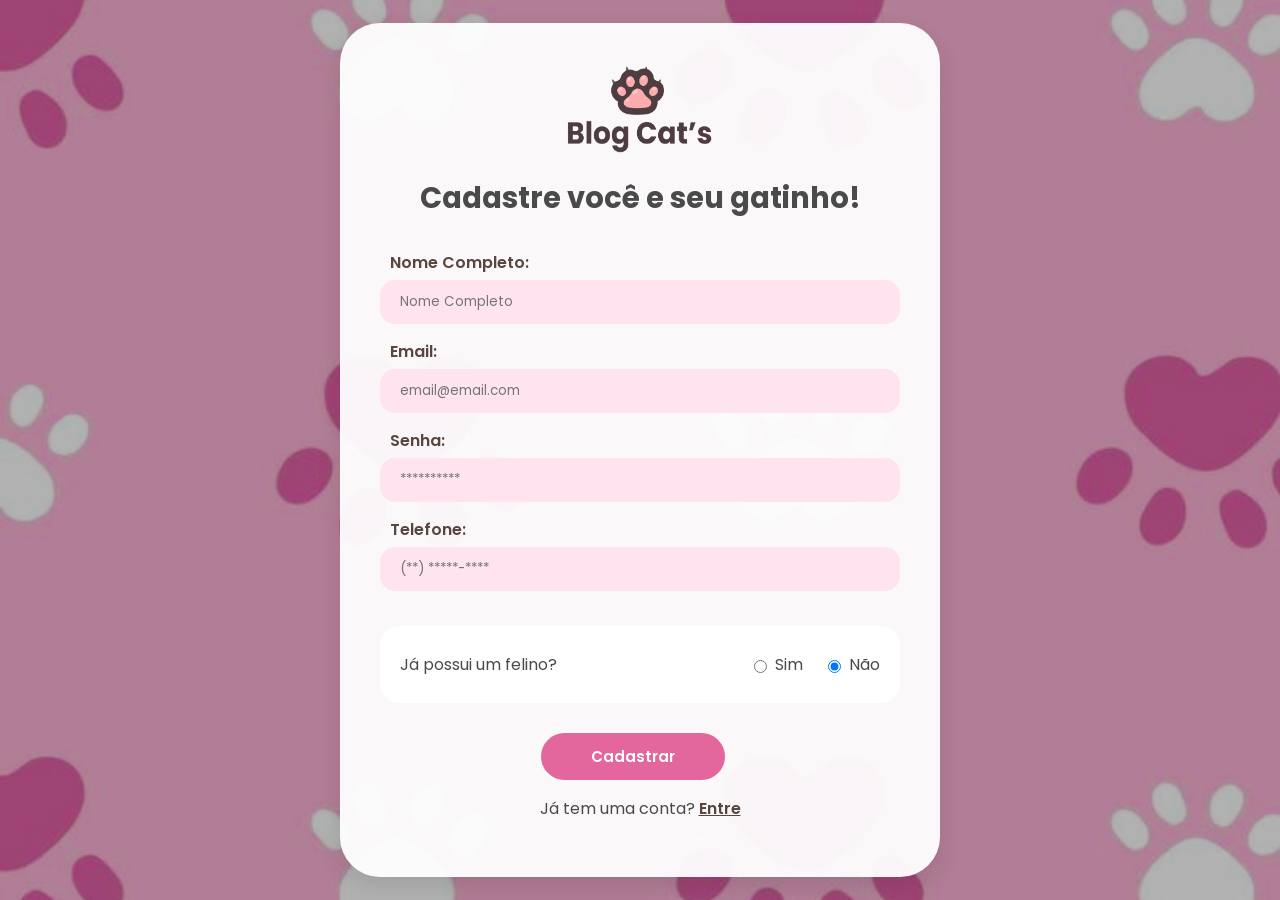
<file: public/cadastro.html>
<!DOCTYPE html>
<html lang="pt-br">

<head>
    <meta charset="UTF-8">
    <meta name="viewport" content="width=device-width, initial-scale=1.0">
    <title>Blog Cat's | Cadastro</title>
    <link rel="stylesheet" href="./css/estilo.css">
    <link rel="preconnect" href="https://fonts.googleapis.com">
    <link href="https://fonts.googleapis.com/css2?family=Poppins:wght@300;400;600;800&display=swap" rel="stylesheet">
</head>

<body class="body-auth">

    <div class="alinhamento-auth">
        <div class="card-auth">
            <div class="logo-auth">
                <img src="./assets/imgs/logo_sem_fundo.png" alt="Logo">
            </div>
            <div id="etapa_usuario">
                <h2>Cadastre você e seu gatinho!</h2>
                <div class="formulario">
                    <div class="campo">
                        <span>Nome Completo:</span>
                        <input id="nome_input" type="text" placeholder="Nome Completo">
                    </div>
                    <div class="campo">
                        <span>Email:</span>
                        <input id="email_input" type="text" placeholder="email@email.com">
                    </div>
                    <div class="campo">
                        <span>Senha:</span>
                        <input id="senha_input" type="password" placeholder="**********">
                    </div>
                    <div class="campo">
                        <span>Telefone:</span>
                        <input id="tel_input" type="text" placeholder="(**) *****-****">
                    </div>

                    <div class="pergunta-pet">
                        <p>Já possui um felino?</p>
                        <div class="opcoes-radio">
                            <label>
                                <input type="radio" name="temPet" value="sim" onclick="mudarBotao('proximo')"> Sim
                            </label>
                            <label>
                                <input type="radio" name="temPet" value="nao" onclick="mudarBotao('cadastrar')" checked>
                                Não
                            </label>
                        </div>
                    </div>
                </div>
            </div>

            <div id="etapa_pet" style="display: none;">
                <h2>Insira as informações sobre seu felino!</h2>
                <div class="formulario">
                    <div class="campo">
                        <span>Nome:</span>
                        <input id="nome_pet_input" type="text" placeholder="ex: Mingau">
                    </div>
                    <div class="linha-dupla">
                        <div class="campo">
                            <span>Idade:</span>
                            <input id="idade_pet_input" type="number">
                        </div>
                        <div class="campo">
                            <span>Peso (kg):</span>
                            <input id="peso_pet_input" type="number">
                        </div>
                    </div>
                    <div class="campo">
                        <span>Dias de companheirismo:</span>
                        <input id="tempo_pet_input" type="number">
                    </div>

                    <div class="container-img-pet">
                    </div>
                </div>
            </div>

            <div class="acoes-auth">
                <div class="botoes-fluxo">
                    <button id="btn_voltar" class="btn-voltar" onclick="voltarEtapa()"
                        style="display: none;">Voltar</button>
                    <button id="btn_acao" class="btn-enviar" onclick="proximaEtapa()">Cadastrar</button>
                    <div id="mensagem"></div>
                </div>
                <p id="link_login">Já tem uma conta? <a href="login.html">Entre</a></p>
            </div>
            <script>
                // Função para mudar o texto do botão conforme a seleção do rádio
                function mudarBotao(tipo) {
                    const btn = document.getElementById('btn_acao');
                    if (tipo === 'proximo') {
                        btn.innerHTML = "Próximo ->";
                    } else {
                        btn.innerHTML = "Cadastrar";
                    }
                }

                function proximaEtapa() {
                    const temPet = document.querySelector('input[name="temPet"]:checked').value;
                    const etapaUser = document.getElementById('etapa_usuario');
                    const etapaPet = document.getElementById('etapa_pet');
                    const btnAcao = document.getElementById('btn_acao');
                    const btnVoltar = document.getElementById('btn_voltar');
                    const linkLogin = document.getElementById('link_login');

                    // Se marcou que tem pet e ainda está na primeira etapa
                    if (temPet === 'sim' && etapaPet.style.display === 'none') {
                        // Validação básica da primeira etapa antes de prosseguir
                        if (validarPrimeiraEtapa()) {
                            etapaUser.style.display = 'none';
                            etapaPet.style.display = 'block';
                            btnAcao.innerHTML = "Finalizar Cadastro";
                            btnVoltar.style.display = "block";
                            linkLogin.style.display = 'none';
                        }
                    } else {
                        // Se não tem pet OU se já está na etapa do pet, chama o cadastro final
                        cadastrar();
                    }
                }

                function validarPrimeiraEtapa() {
                    var email = email_input.value;
                    var senha = senha_input.value;
                    if (email == "" || senha == "") {
                        alert("Por favor, preencha email e senha para continuar.");
                        return false;
                    }
                    return true;
                }

                function cadastrar() {
                    // Recuperando os valores do formulário
                    var nomeVar = nome_input.value;
                    var emailVar = email_input.value;
                    var senhaVar = senha_input.value;
                    var telefoneVar = tel_input.value;
                    var temPetVar = document.querySelector('input[name="temPet"]:checked').value === 'sim' ? 1 : 0;

                    var nomePetVar = (temPetVar == 1) ? nome_pet_input.value : null;
                    var idadePetVar = (temPetVar == 1) ? idade_pet_input.value : null;
                    var pesoPetVar = (temPetVar == 1) ? peso_pet_input.value : null;
                    var diasVar = (temPetVar == 1) ? tempo_pet_input.value : null;

                    if (nomeVar == "" || emailVar == "" || senhaVar == "") {
                        alert("Campos obrigatórios vazios!");
                        return;
                    }


                    // Validação parte
                    // Se tiver pet, validamos os campos antes de enviar
                    if (temPetVar == 1) {
                        var nomePetVar = nome_pet_input.value;
                        var idadePetVar = idade_pet_input.value;
                        var pesoPetVar = peso_pet_input.value.replace(',', '.'); // Garante o ponto decimal
                        var diasVar = tempo_pet_input.value;

                        // VALIDAÇÃO: Se algum campo estiver vazio ou for inválido
                        if (nomePetVar == "" || idadePetVar == "" || pesoPetVar == "" || diasVar == "") {
                            alert("Por favor, preencha todos os campos do seu pet para continuar!");
                            return false; // Interrompe a função e não faz o fetch
                        }

                        if (Number(pesoPetVar) <= 0 || Number(idadePetVar) < 0) {
                            alert("Por favor, insira valores válidos para peso e idade!");
                            return false;
                        }
                    }

                    // Enviando para o servidor via Fetch
                    fetch("/usuarios/cadastrar", {
                        method: "POST",
                        headers: {
                            "Content-Type": "application/json",
                        },
                        body: JSON.stringify({
                            nomeServer: nomeVar,
                            emailServer: emailVar,
                            senhaServer: senhaVar,
                            telefoneServer: telefoneVar,
                            temPetServer: temPetVar,
                            // Dados do pet (opcional para o servidor tratar depois)
                            nomePetServer: nomePetVar,
                            idadePetServer: idadePetVar,
                            pesoPetServer: pesoPetVar, // <-- Verifique se este nome está igual ao do Controller
                            diasServer: diasVar
                        }),
                    })
                        .then(function (resposta) {
                            if (resposta.ok) {
                                    mensagem.innerHTML = `<span style="color:green;">Cadastro realizado com sucesso! Redirecionando...</span>`;                                setTimeout(() => {
                                    window.location = "login.html";
                                }, 1000);
                            } else {
                                throw "Houve um erro ao tentar realizar o cadastro!";
                            }
                        })
                        .catch(function (resposta) {
                            console.log(`#ERRO: ${resposta}`);
                        });

                    return false;
                }

                function voltarEtapa() {
                    document.getElementById('etapa_usuario').style.display = 'block';
                    document.getElementById('etapa_pet').style.display = 'none';
                    document.getElementById('btn_acao').innerHTML = "Próximo ->";
                    document.getElementById('btn_voltar').style.display = "none";
                    document.getElementById('link_login').style.display = 'block';
                }
            </script>
</body>
</html>
</file>
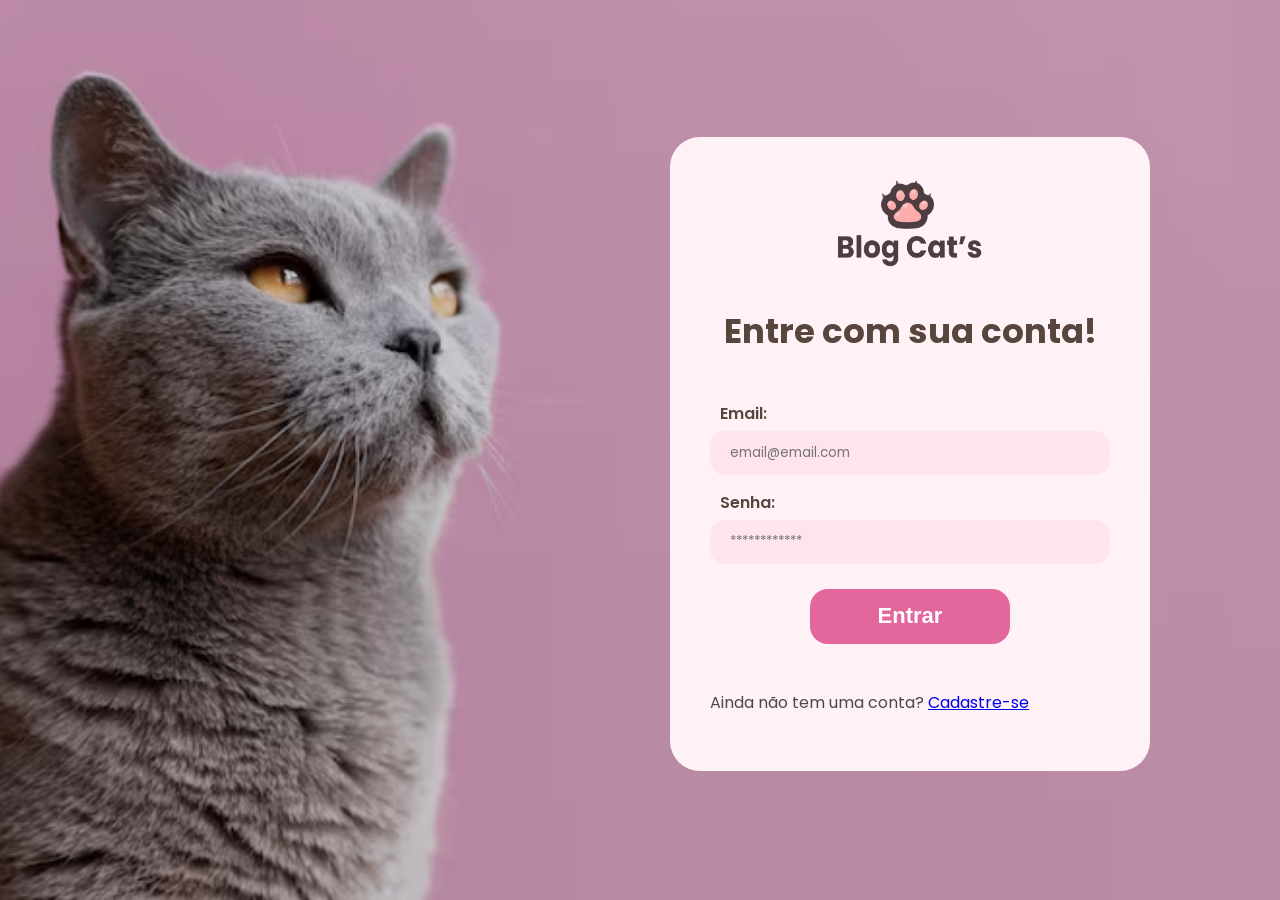
<file: public/login.html>
<!DOCTYPE html>
<html lang="pt-br">

<head>
    <meta charset="UTF-8">
    <meta name="viewport" content="width=device-width, initial-scale=1.0">
    <title>Login | Blog Cat's</title>
    <link rel="stylesheet" href="./css/estilo.css">
    <link rel="preconnect" href="https://fonts.googleapis.com">
    <link href="https://fonts.googleapis.com/css2?family=Poppins:wght@300;400;500;600;700&display=swap"
        rel="stylesheet">
</head>

<body>
    <div class="body-login">
        <div class="container-login">
            <div class="card-login">
                <div class="logo-auth">
                    <img src="./assets/imgs/logo_sem_fundo.png" alt="Logo">
                </div>
                <h2>Entre com sua conta!</h2>
                <div class="formulario">
                    <div class="campo">
                        <span>Email:</span>
                        <input type="email" id="ipt_email" placeholder="email@email.com">
                    </div>
                    <div class="campo">
                        <span>Senha:</span>
                        <input type="password" id="ipt_senha" placeholder="************">
                    </div>
                </div>
                <button class="btn-login" onclick="entrar()">
                    Entrar
                </button>
                <div id="mensagem"></div>
                <p id="link_cadastro">Ainda não tem uma conta? <a href="cadastro.html">Cadastre-se</a></p>
            </div>
        </div>
    </div>
    </div>
</body>

</html>
<script>
    function entrar() {
        let email = ipt_email.value;
        let senha = ipt_senha.value;

        mensagem.innerHTML = "";

        if (email == "" || senha == "") {
            mensagem.innerHTML = `<span style="color:red;">Preencha todos os campos!</span>`;
        } else if (!email.includes("@") || !email.includes(".")) {
            mensagem.innerHTML = `<span style="color:red;">Digite um email válido!</span>`;
        } else if (senha.length < 6) {
            mensagem.innerHTML = `<span style="color:red;">A senha deve ter pelo menos 6 caracteres!</span>`;
        } else {
            // Se as validações passarem, fazemos a conexão com o banco
            fetch("/usuarios/autenticar", {
                method: "POST",
                headers: { "Content-Type": "application/json" },
                body: JSON.stringify({
                    emailServer: email,
                    senhaServer: senha
                })
            }).then(function (resposta) {
                if (resposta.ok) {
                    resposta.json().then(json => {
                        // SALVANDO NA SESSÃO
                        sessionStorage.EMAIL_USUARIO = json.email;
                        sessionStorage.NOME_USUARIO = json.nome;
                        sessionStorage.ID_USUARIO = json.id;
                        sessionStorage.TEM_PET = json.tem_pet;

                        console.log(resposta)

                        mensagem.innerHTML = `<span style="color:green;">Login realizado com sucesso! Redirecionando...</span>`;

                        setTimeout(function () {
                            window.location = "index.html";
                        }, 1000);

                        if (dados.tem_pet == 1) {
                            window.location.href = "./dashboardPet.html";
                        } else {
                            window.location.href = "./dashboardSemPet.html";
                        }
                    });
                } else {
                    mensagem.innerHTML = `<span style="color:red;">Email e/ou senha inválidos!</span>`;
                    console.log("Houve um erro ao tentar realizar o login!");
                }
            }).catch(function (erro) {
                console.log(erro);
            });
        }
    }
</script>
</file>
<file: public/css/estilo.css>
:root {
    --rosa-forte: #e3669c;
    --rosa-suave: #ffe4ef;
    --rosa-leve: #fff2f7;
    --rosa-medio: #f5c0d8;
    --amarelo: #f9d473;
    --amarelo-suave: #fff9e6;
    --marrom: #58463e;
    --texto: #4a4a4a;
    --branco: #ffffff;
}

* {
    box-sizing: border-box;
}

body {
    margin: 0;
    padding: 0;
    font-family: 'Poppins', sans-serif;
    color: var(--texto);
    background-color: var(--rosa-medio);
    scroll-behavior: smooth;
}

/* ===== CONTAINER ===== */
.container {
    width: 85%;
    margin: auto;
    display: flex;
    justify-content: space-between;
    align-items: center;
}

/* ===== HEADER ===== */
.header {
    background-color: var(--branco);
    height: 90px;
    box-shadow: 0 2px 10px rgba(0, 0, 0, 0.05);
    position: sticky;
    top: 0;
    z-index: 1000;
    display: flex;
    align-items: center;
}

.div-logo {
    display: flex;
    align-items: center;
    gap: 12px;
}

.logo-img {
    height: 75px;
    width: 130px;
}


/* Navbar */
.navbar {
    display: flex;
    list-style: none;
    gap: 25px;
    align-items: center;
    margin: 0;
    padding: 0;
}

.navbar a {
    text-decoration: none;
    color: var(--texto);
    font-weight: 500;
    font-size: 15px;
    transition: color 0.2s;
}

.navbar a:hover {
    color: var(--rosa-forte);
}

/* Item ativo (Home) */
.navbar li.agora a,
.navbar li a.ativo {
    background-color: var(--rosa-suave);
    color: var(--texto);
    padding: 6px 18px;
    border-radius: 20px;
}

/* Separador | */
.navbar li.separador {
    color: #ccc;
    font-weight: 300;
}

/* Grupo Entrar | Cadastrar — pílula rosa */
.btn-grupo-auth {
    display: flex;
    align-items: center;
    background-color: var(--rosa-forte);
    border-radius: 25px;
    padding: 8px 20px;
    gap: 10px;
    color: var(--branco) !important; /* Força o texto dentro da pílula a ser branco */
}

/* Garante que os links dentro da pílula também fiquem brancos e sem sublinhado */
.btn-grupo-auth a {
    color: var(--branco) !important;
}

/* Estilo para a frase Olá, Usuário */
.texto-logado {
    color: #5D4037; /* Um tom de marrom escuro/café */
    font-weight: 500;
    font-size: 16px;
    margin-right: 15px;
}

#li_logado {
    display: none; /* O JS vai mudar para flex ou block */
    align-items: center;
    list-style: none;
}

/* Botão Cadastrar-se */
.navbar .btn-nav a {
    background-color: var(--rosa-forte);
    color: var(--branco) !important;
    padding: 8px 20px;
    border-radius: 20px;
    font-weight: 600;
    transition: background-color 0.2s;
}

.navbar .btn-nav a:hover {
    background-color: #cf4f88;
}

/* ===== HERO / BANNER ===== */
.banner {
    background-color: var(--rosa-leve);
    min-height: 90vh;
    display: flex;
    align-items: center;
    overflow: visible;
    position: relative;
    overflow-x: hidden;
    position: relative;
}

.main-content {
    gap: 40px;
}

.hero-texto {
    width: 50%;
}

.hero-texto p {
    font-size: 62px;
    font-weight: 800;
    line-height: 1.1;
    color: var(--marrom);
    margin-bottom: 30px;
    
}

.hero-texto span {
    color: var(--rosa-forte);
}

.hero-texto h4 {
    font-weight: 400;
    font-size: 18px;
    line-height: 1.7;
    color: var(--texto);
    margin-bottom: 35px;
}

.btn-hero {
    background-color: var(--rosa-forte);
    color: var(--branco);
    border: none;
    padding: 15px 40px;
    border-radius: 50px;
    font-size: 17px;
    font-weight: 600;
    cursor: pointer;
    font-family: 'Poppins', sans-serif;
    transition: background-color 0.2s, transform 0.2s;
}

.btn-hero:hover {
    background-color: #cf4f88;
    transform: scale(1.03);
}

/* Imagem Hero */
.hero-img-container {
    position: relative;
    width: 70%;
    display: flex;
    justify-content: center;
    align-items: center;
    height: 520px;
    position: relative;
    /* Permite que o gatinho "vaze" para fora do container mas fique preso à borda da tela */
    overflow: visible;
}

/* Foto principal: sem borda, circular */
.img-gatinho-hero {
    width: 500px;
    height: 500px;
    object-fit: cover;
    border-radius: 50%;
    border: none;
    position: relative;
    z-index: 2;
}

/* Círculo amarelo ATRÁS da foto principal */
.circulo-amarelo {
    position: absolute;
    width: 200px;
    height: 200px;
    background-color: var(--amarelo);
    border-radius: 50%;
    /* levemente deslocado para direita/cima para aparecer atrás */
    right: -30px;
    top: 5px;
    z-index: 1;
}

/* Bolinha pequena com o segundo gatinho — canto inferior direito */
.bolinha-gatinho-pequeno {
    position: absolute;
    width: 280px;
    height: 280px;
    overflow: hidden;
    bottom: 10px;
    /* Move metade da largura para fora para criar o efeito meia-lua */
    right: -100px; 
    z-index: 3;
    /* Remova box-shadow e border para evitar que a moldura apareça no corte */
    box-shadow: none; 
}

.img-gatinho-pequeno {
    width: 100%;
    height: 100%;
    /* Garante que a imagem preencha todo o espaço da div */
    object-fit: cover; 
    /* Ajusta a posição da imagem para a esquerda para o rosto do gato aparecer no semicírculo */
    object-position: left center; 
}

/* ===== CURIOSIDADES ===== */
.section-curiosidades {
    padding: 80px 0;
    background-color: var(--rosa-forte);
}

.container-curiosidades {
    width: 80%;
    margin: auto;
}

.titulo-sessao {
    text-align: center;
    color: var(--branco);
    font-size: 32px;
    font-weight: 700;
    margin-bottom: 50px;
}

/* Cards de curiosidade */
.card-curiosidade {
    background: var(--branco);
    border-radius: 30px;
    display: flex;
    align-items: center;
    gap: 0;
    margin-bottom: 30px;
    overflow: hidden;
    padding: 20px;
    gap: 10px;
}

/* Card com borda de destaque (Antidoto) */
.card-destaque {
    border: 3px solid var(--rosa-medio);
}

.card-curiosidade img {
    width: 280px;
    height: 200px;
    border-radius: 20px;
    object-fit: cover;
    flex-shrink: 0;
}

.texto-card {
    padding: 10px 30px;
}

.texto-card h3 {
    color: var(--rosa-forte);
    font-size: 17px;
    margin-top: 0;
    margin-bottom: 10px;
}

.texto-card p {
    font-size: 14px;
    line-height: 1.7;
    text-align: justify;
    margin: 0;
}

/* CTA Pesquisa */
.cta-pesquisa {
    background-color: var(--amarelo-suave);
    border-radius: 20px;
    padding: 25px 40px;
    text-align: center;
    margin: 40px 0 20px;
    font-size: 16px;
    line-height: 1.7;
    color: var(--texto);
}

.cta-pesquisa strong {
    color: var(--marrom);
}

/* Escala da Felicidade */
.escala-felicidade {
    background-color: var(--rosa-suave);
    border-radius: 30px;
    overflow: hidden;
    margin-bottom: 20px;
}

.escala-titulo {
    background-color: var(--rosa-medio);
    padding: 20px;
    text-align: center;
}

.escala-titulo h3 {
    margin: 0;
    font-size: 22px;
    font-weight: 800;
    color: var(--rosa-forte);
    letter-spacing: 1px;
}

.escala-corpo {
    padding: 40px;
    text-align: center;
}

.escala-corpo p {
    font-size: 16px;
    margin-bottom: 30px;
    color: var(--texto);
}

/* Patinhas de votação */
/* Esconde o círculo padrão do rádio, mas mantém ele funcional */
.patinha-label input[type="radio"] {
    display: none;
    flex-direction: column; /* Ícone em cima, número embaixo */
    align-items: center;
}
.patinhas-container {
    display: flex;         /* Coloca os itens lado a lado */
    justify-content: center; /* Centraliza o grupo no meio da tela */
    align-items: center;     /* Alinha verticalmente */
    gap: 30px;              /* Espaçamento entre cada patinha */
    margin: 20px 0;         /* Espaço em cima e embaixo do grupo */
}

/* Estilo padrão da patinha (não selecionada) */
.patinha-icone {
    font-size: 30px;
    cursor: pointer;
    transition: transform 0.2s, color 0.2s;
    display: block;
    color: #ccc; /* Cor cinza quando não selecionada */
}

/* Efeito de Hover: aumenta um pouco quando passa o mouse */
.patinha-label:hover .patinha-icone {
    transform: scale(1.2);
    color: var(--rosa-forte); /* Usa a variável que você já tem */
}

/* O PULO DO GATO: Estilo quando o rádio está selecionado */
.patinha-label input[type="radio"]:checked + .patinha-icone {
    color: var(--rosa-forte); /* Fica rosa */
    transform: scale(1.6);     /* Fica um pouco maior */
    filter: drop-shadow(0px 0px 5px rgba(207, 79, 136, 0.5)); /* Brilho suave */
}

/* Estilo do número embaixo da patinha */
.patinha-num {
    display: block;
    font-weight: bold;
    color: #5D4037; /* Marrom para combinar com o menu */
}

/* ===== BOTÃO ENVIAR (geral) ===== */
.btn-enviar {
    background-color: var(--rosa-forte);
    color: var(--branco);
    border: none;
    padding: 12px 50px;
    border-radius: 25px;
    font-weight: 600;
    font-size: 15px;
    font-family: 'Poppins', sans-serif;
    cursor: pointer;
    transition: background-color 0.2s, transform 0.2s;
}

.btn-enviar:hover {
    background-color: #cf4f88;
    transform: scale(1.03);
}

.feedback-msg {
    margin-top: 15px;
    font-weight: 600;
    height: 20px; /* Reserva o espaço para não "pular" o layout */
    text-align: center;
}

/* ===== ADOÇÃO ===== */
.section-adocao {
    padding: 80px 0;
    background-color: var(--branco);
}

/* Box título destaque */
.box-titulo-adocao {
    background-color: var(--rosa-suave);
    border-radius: 25px;
    padding: 35px 50px;
    text-align: center;
    width: 100%;
    margin-bottom: 60px;
    position: relative;
}

.patinha-deco {
    font-size: 22px;
    margin: 0 5px;
}

.box-titulo-adocao h2 {
    font-size: 32px;
    font-weight: 800;
    color: var(--marrom);
    margin: 10px 0 8px;
}

.box-titulo-adocao h2 em {
    font-style: italic;
}

.subtitulo-adocao {
    color: var(--rosa-forte);
    font-weight: 600;
    font-size: 17px;
    margin: 0;
}

/* Flex texto + imagem */
.adocao-flex {
    gap: 60px;
    margin-bottom: 60px;
    align-items: center;
}

.texto-adocao {
    width: 50%;
}

.desc-adocao {
    font-size: 15px;
    line-height: 1.8;
    text-align: justify;
    margin: 0;
}

.img-adocao img {
    width: 420px;
    border-radius: 30px;
    object-fit: cover;
}

/* FORMULÁRIO DE ADOÇÃO */
/* Container principal do formulário de adoção */
.fundo-destaque {
    background-color: #fffadc; /* Amarelo bem suave/creme */
    padding: 60px 0;           /* Espaçamento para o conteúdo não grudar nas bordas */
    width: 100%;               /* Garante que o fundo ocupe a largura toda */
    border-bottom: 1px solid #F0F0F0; /* Linha sutil para separar da próxima seção */
}

/* Opcional: Se quiser que o card rosa interno continue branco para "saltar" do fundo amarelo */
.adocao-container {
    background-color: #ffe3e3; 
    border-radius: 30px;
    box-shadow: 0 10px 20px rgba(0,0,0,0.03); /* Sombra bem leve */
}
.adocao-container {
    display: flex;
    align-items: flex-start;
    justify-content: space-between;
    gap: 30px;
    padding: 20px;
    max-width: 900px;
    margin: 0 auto;
}

/* Coluna da esquerda (Opções) */
.adocao-opcoes {
    flex: 1;
    display: flex;
    flex-direction: column;
    gap: 15px;
}

/* Estilização dos "Cards" de opção */
.opcao-card {
    display: flex;
    align-items: center;
    background-color: #ffffff; /* Fundo branco para destacar no card rosa */
    border: 2px solid transparent;
    border-radius: 15px;
    padding: 15px;
    cursor: pointer;
    transition: all 0.3s ease;
    box-shadow: 0 4px 6px rgba(0,0,0,0.05);
}

.opcao-card:hover {
    border-color: #ff6699; /* Cor rosa do seu tema */
    transform: translateX(5px);
}

/* Quando o rádio estiver marcado, o card muda */
.opcao-card input[type="radio"]:checked + .card-conteudo {
    font-weight: bold;
    color: #ff6699;
}

/* Esconde o rádio padrão, igual fizemos nas patinhas */
.opcao-card input[type="radio"] {
    margin-right: 15px;
    accent-color: #ff6699; /* Cor da bolinha se decidir deixar visível */
}

/* Coluna da direita (Informativo) */
.adocao-info {
    flex: 1;
    background-color: #fff5f8; /* Rosa bem clarinho */
    border-radius: 20px;
    padding: 30px;
    min-height: 200px;
    display: flex;
    align-items: center;
    justify-content: center;
    text-align: center;
    border: 1px dashed #ffb3cc;
}

.info-texto {
    font-size: 1.1rem;
    color: #bc0087;
    line-height: 1.6;
    animation: fadeIn 0.5s ease-in;
}

@keyframes fadeIn {
    from { opacity: 0; transform: translateY(10px); }
    to { opacity: 1; transform: translateY(0); }
}
/* Ajustando a imagem dentro do painel de informações */
.adocao-info img {
    max-width: 380px;    /* Define a largura máxima (ajuste conforme o gosto) */
    height: auto;        /* Mantém a proporção da foto sem achatar */
    margin-bottom: 15px; /* Espaço entre a foto e o texto */
    border: 1px solid #ffb3cc; /* Uma bordinha rosa para dar um charme */
}

/* Container do texto e imagem para ficarem centralizados */
.info-placeholder {
    display: flex;
    flex-direction: column;
    align-items: center;
    justify-content: center;
}

/* ===== FOOTER ===== */
.footer {
    background-color: var(--amarelo-suave);
    padding: 50px 0;
    border-top: 5px solid var(--amarelo);
}

.footer-content {
    align-items: flex-start;
    gap: 40px;
    width: 100%;
}

.footer-logo {
    display: flex;
    flex-direction: column;
    gap: 8px;
}

.footer-logo .titulo {
    font-size: 20px;
}

.footer-slogan {
    color: var(--rosa-forte);
    font-weight: 600;
    font-size: 14px;
    margin: 0;
    line-height: 1.6;
}

.footer-social p {
    font-weight: 700;
    margin-bottom: 14px;
    font-size: 15px;
}

.footer-social ul {
    list-style: none;
    padding: 0;
    margin: 0;
    display: flex;
    flex-direction: column;
    gap: 10px;
}

.footer-social ul li {
    display: flex;
    align-items: center;
    gap: 8px;
    font-size: 14px;
}

.footer-social ul li a {
    text-decoration: none;
    color: var(--texto);
    transition: color 0.2s;
}

.footer-social ul li a:hover {
    color: var(--rosa-forte);
}

.icone-ig {
    font-size: 18px;
}

/* Imagem do gatinho no footer */
.footer-gato {
    display: flex;
    align-items: flex-end;
}

.img-footer-gato {
    height: 150px;
    object-fit: contain;
}



/* ===== ESTILIZAÇÃO LOGIN / CADASTRO ===== */

.body-auth {
    background-image: linear-gradient(rgba(0, 0, 0, 0.3), rgba(0, 0, 0, 0.3)), url('../assets/imgs/fundo_cadastro.png'); /* Sua imagem de fundo com patinhas */
    background-size: cover;
    display: flex;
    justify-content: center;
    align-items: center;
    min-height: 100vh;
}

.card-auth {
    background-color: rgba(255, 255, 255, 0.95);
    width: 600px;
    padding: 40px;
    border-radius: 40px;
    box-shadow: 0 10px 25px rgba(0,0,0,0.1);
    text-align: center;
}

.logo-auth {
    display: flex;
    flex-direction: column;
    align-items: center;
    gap: 5px;
    margin-bottom: 20px;
}

.logo-auth img { 
    height: 90px;
    width: 150px; 
}
.logo-auth h1 { font-size: 20px; color: var(--marrom); margin: 0; }

.card-auth h2 {
    color: var (--marrom);
    font-size: 29px;
    margin-bottom: 30px;
}

.formulario {
    display: flex;
    flex-direction: column;
    gap: 15px;
    text-align: left;
}

.campo {
    display: flex;
    flex-direction: column;
    gap: 5px;
}

.campo span {
    font-weight: 600;
    color: var(--marrom);
    margin-left: 10px;
}

.campo input {
    background-color: var(--rosa-suave);
    border: none;
    padding: 12px 20px;
    border-radius: 15px;
    font-family: 'Poppins', sans-serif;
    outline: none;
}

.linha-dupla {
    display: flex;
    gap: 20px;
}

.linha-dupla .campo { width: 50%; }

.pergunta-pet {
    margin-top: 20px;
    display: flex;
    justify-content: space-between;
    align-items: center;
    background-color: var(--branco);
    padding: 10px 20px;
    border-radius: 20px;
}

.opcoes-radio {
    display: flex;
    gap: 20px;
}

.opcoes-radio label {
    cursor: pointer;
    display: flex;
    align-items: center;
    gap: 5px;
}

.acoes-auth {
    margin-top: 30px;
}

.acoes-auth a {
    color: var(--marrom);
    font-weight: 600;
    text-decoration: underline;
}


/* Posicionamento dos botões lado a lado */
.botoes-fluxo {
    display: flex;
    justify-content: center;
    align-items: center;
    gap: 15px;
    margin-bottom: 15px;
}

/* Estilo do botão voltar */
.btn-voltar {
    background-color: var(--rosa-medio);
    color: var(--marrom);
    border: none;
    padding: 12px 30px;
    border-radius: 25px;
    font-weight: 600;
    cursor: pointer;
    font-family: 'Poppins', sans-serif;
    transition: 0.2s;
}

.btn-voltar:hover {
    background-color: var(--rosa-suave);
}

#etapa_pet .formulario {
    position: relative;
    padding-bottom: 20px; /* Espaço extra no final para não embolar com botões */
}


/* ===== LOGIN ===== */

.body-login {
    min-height: 100vh;
    background-image: linear-gradient(rgba(0, 0, 0, 0.2), rgba(0, 0, 0, 0.2)), url('../assets/imgs/fundo_login2.jpg'); /* Sua imagem de fundo com patinhas */
    background-size: cover;
    background-position: center;
    display: flex;
    align-items: center;
}

/* CONTAINER */
.container-login {
    width: 100%;
    display: flex;
    justify-content: flex-end;
    padding-right: 130px;
}

/* CARD LOGIN */
.card-login {
    width: 480px;
    background-color: var(--rosa-leve);
    border-radius: 30px;
    padding: 40px;
    display: flex;
    flex-direction: column;
    gap: 15px;
    margin-top: 8px;

}

/* TÍTULO */
.card-login h2 {
    color: var(--marrom);
    font-size: 34px;
    font-weight: 700; 
    text-align: center;
    margin-top: 4px;
}

/* BOTÃO */
.btn-login {
    width: 200px;
    height: 55px;
    border: none;
    border-radius: 18px;
    background-color: var(--rosa-forte);
    color: white;
    font-size: 22px;
    font-weight: 600;
    cursor: pointer;
    align-self: center;
    margin-top: 10px;
    transition: 0.3s;
}

.btn-login:hover {
    transform: scale(1.05);
}

/* MENSAGEM */
#mensagem {
    text-align: center;
    font-size: 16px;
    font-weight: 500;
    
}


/* PÁGINA DE COMENTÁRIOS */
.section-comentarios {
    padding: 60px 0;
    background-color: #fcfcfc;
}

.box-comentarios {
    background-color: #fbe9ef; /* Rosa clarinho do protótipo */
    padding: 40px;
    border-radius: 20px;
    max-width: 900px;
    margin: 0 auto;
}

.box-comentarios h2 {
    text-align: center;
    color: #333;
    margin-bottom: 30px;
    font-size: 22px;
}

.comentario-item {
    display: flex;
    align-items: center;
    gap: 15px;
    margin-bottom: 20px;
}

.avatar-comment {
    width: 60px;
    height: 60px;
    border-radius: 50%;
}

.texto-comentario {
    background-color: #f4bacd; /* Tom de rosa mais forte para o balão */
    padding: 15px 25px;
    border-radius: 30px;
    flex: 1;
}

.publicar-comentario {
    margin-top: 30px;
    display: flex;
    gap: 10px;
}

.publicar-comentario textarea {
    flex: 1;
    height: 80px;
    border-radius: 15px;
    border: none;
    padding: 15px;
    font-family: 'Poppins', sans-serif;
    resize: none;
}

.btn-enviar-comentario {
    background-color: #e36a94;
    color: white;
    border: none;
    padding: 0 30px;
    border-radius: 15px;
    cursor: pointer;
    font-weight: bold;
    transition: 0.3s;
}

.btn-enviar-comentario:hover {
    background-color: #c54b75;
}
</file>
